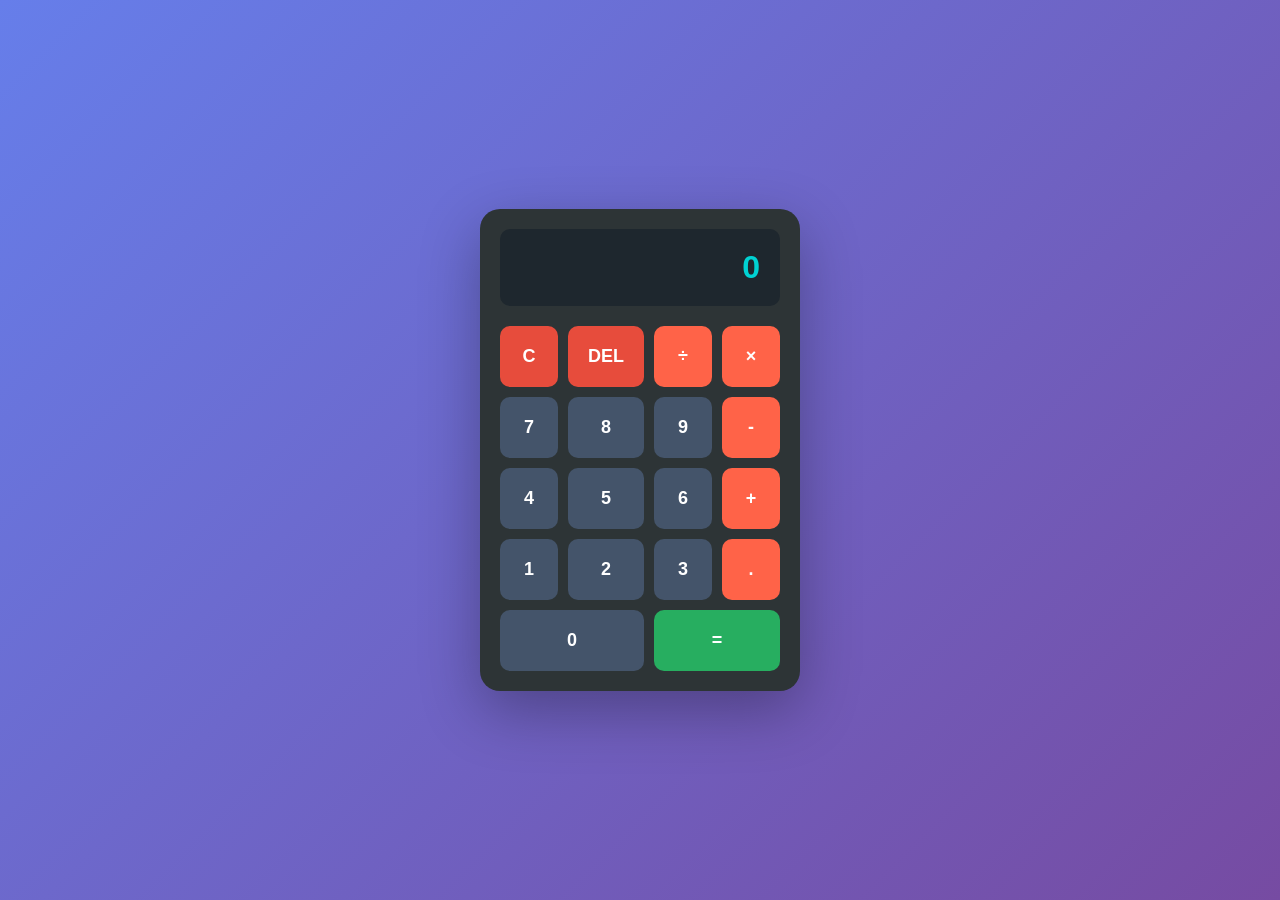
<file: index.html>
<!DOCTYPE html>
<html lang="en">
<head>
    <meta charset="UTF-8">
    <meta name="viewport" content="width=device-width, initial-scale=1.0">
    <title>Calculator</title>
    <link rel="stylesheet" href="style.css">
</head>
<body>
    <div class="calculator">
        <div class="display">
            <input type="text" id="display" readonly value="0">
        </div>
        <div class="buttons">
            <button onclick="clearDisplay()" class="btn clear">C</button>
            <button onclick="deleteLast()" class="btn clear">DEL</button>
            <button onclick="appendOperator('/')" class="btn operator">÷</button>
            <button onclick="appendOperator('*')" class="btn operator">×</button>

            <button onclick="appendNumber('7')" class="btn">7</button>
            <button onclick="appendNumber('8')" class="btn">8</button>
            <button onclick="appendNumber('9')" class="btn">9</button>
            <button onclick="appendOperator('-')" class="btn operator">-</button>

            <button onclick="appendNumber('4')" class="btn">4</button>
            <button onclick="appendNumber('5')" class="btn">5</button>
            <button onclick="appendNumber('6')" class="btn">6</button>
            <button onclick="appendOperator('+')" class="btn operator">+</button>

            <button onclick="appendNumber('1')" class="btn">1</button>
            <button onclick="appendNumber('2')" class="btn">2</button>
            <button onclick="appendNumber('3')" class="btn">3</button>
            <button onclick="appendDecimal('.')" class="btn operator">.</button>

            <button onclick="appendNumber('0')" class="btn zero">0</button>
            <button onclick="calculate()" class="btn equals">=</button>
        </div>
    </div>
    <script src="script.js"></script>
</body>
</html>
</file>
<file: style.css>
* {
    margin: 0;
    padding: 0;
    box-sizing: border-box;
}

body {
    display: flex;
    justify-content: center;
    align-items: center;
    min-height: 100vh;
    background: linear-gradient(135deg, #667eea 0%, #764ba2 100%);
    font-family: 'Segoe UI', Tahoma, Geneva, Verdana, sans-serif;
}

.calculator {
    background: #2d3436;
    border-radius: 20px;
    box-shadow: 0 20px 60px rgba(0, 0, 0, 0.3);
    width: 320px;
    padding: 20px;
}

.display {
    margin-bottom: 20px;
}

#display {
    width: 100%;
    padding: 20px;
    font-size: 32px;
    text-align: right;
    border: none;
    border-radius: 10px;
    background: #1e272e;
    color: #00d2d3;
    font-weight: bold;
}

.buttons {
    display: grid;
    grid-template-columns: repeat(4, 1fr);
    gap: 10px;
}

.btn {
    padding: 20px;
    font-size: 18px;
    border: none;
    border-radius: 10px;
    cursor: pointer;
    font-weight: bold;
    transition: all 0.2s ease;
    background: #44546a;
    color: #ffffff;
}

.btn:hover {
    background: #5a6f86;
    transform: translateY(-2px);
    box-shadow: 0 5px 15px rgba(0, 0, 0, 0.2);
}

.btn:active {
    transform: translateY(0);
    box-shadow: 0 2px 5px rgba(0, 0, 0, 0.2);
}

.btn.operator {
    background: #ff6348;
}

.btn.operator:hover {
    background: #ff7f66;
}

.btn.clear {
    background: #e74c3c;
}

.btn.clear:hover {
    background: #ec7063;
}

.btn.equals {
    grid-column: span 2;
    background: #27ae60;
}

.btn.equals:hover {
    background: #2ecc71;
}

.btn.zero {
    grid-column: span 2;
}
</file>
<file: Practice/style.css>
* {
    margin: 0;
    padding: 0;
    box-sizing: border-box;
}

body {
    display: flex;
    justify-content: center;
    align-items: center;
    min-height: 100vh;
    background: linear-gradient(135deg, #667eea 0%, #764ba2 100%);
    font-family: 'Segoe UI', Tahoma, Geneva, Verdana, sans-serif;
}

.calculator {
    background: #2d3436;
    border-radius: 20px;
    box-shadow: 0 20px 60px rgba(0, 0, 0, 0.3);
    width: 320px;
    padding: 20px;
}

.display {
    margin-bottom: 20px;
}

#display {
    width: 100%;
    padding: 20px;
    font-size: 32px;
    text-align: right;
    border: none;
    border-radius: 10px;
    background: #1e272e;
    color: #00d2d3;
    font-weight: bold;
}

.buttons {
    display: grid;
    grid-template-columns: repeat(4, 1fr);
    gap: 10px;
}

.btn {
    padding: 20px;
    font-size: 18px;
    border: none;
    border-radius: 10px;
    cursor: pointer;
    font-weight: bold;
    transition: all 0.2s ease;
    background: #44546a;
    color: #ffffff;
}

.btn:hover {
    background: #5a6f86;
    transform: translateY(-2px);
    box-shadow: 0 5px 15px rgba(0, 0, 0, 0.2);
}

.btn:active {
    transform: translateY(0);
    box-shadow: 0 2px 5px rgba(0, 0, 0, 0.2);
}

.btn.operator {
    background: #ff6348;
}

.btn.operator:hover {
    background: #ff7f66;
}

.btn.clear {
    background: #e74c3c;
}

.btn.clear:hover {
    background: #ec7063;
}

.btn.equals {
    grid-column: span 2;
    background: #27ae60;
}

.btn.equals:hover {
    background: #2ecc71;
}

.btn.zero {
    grid-column: span 2;
}
</file>
